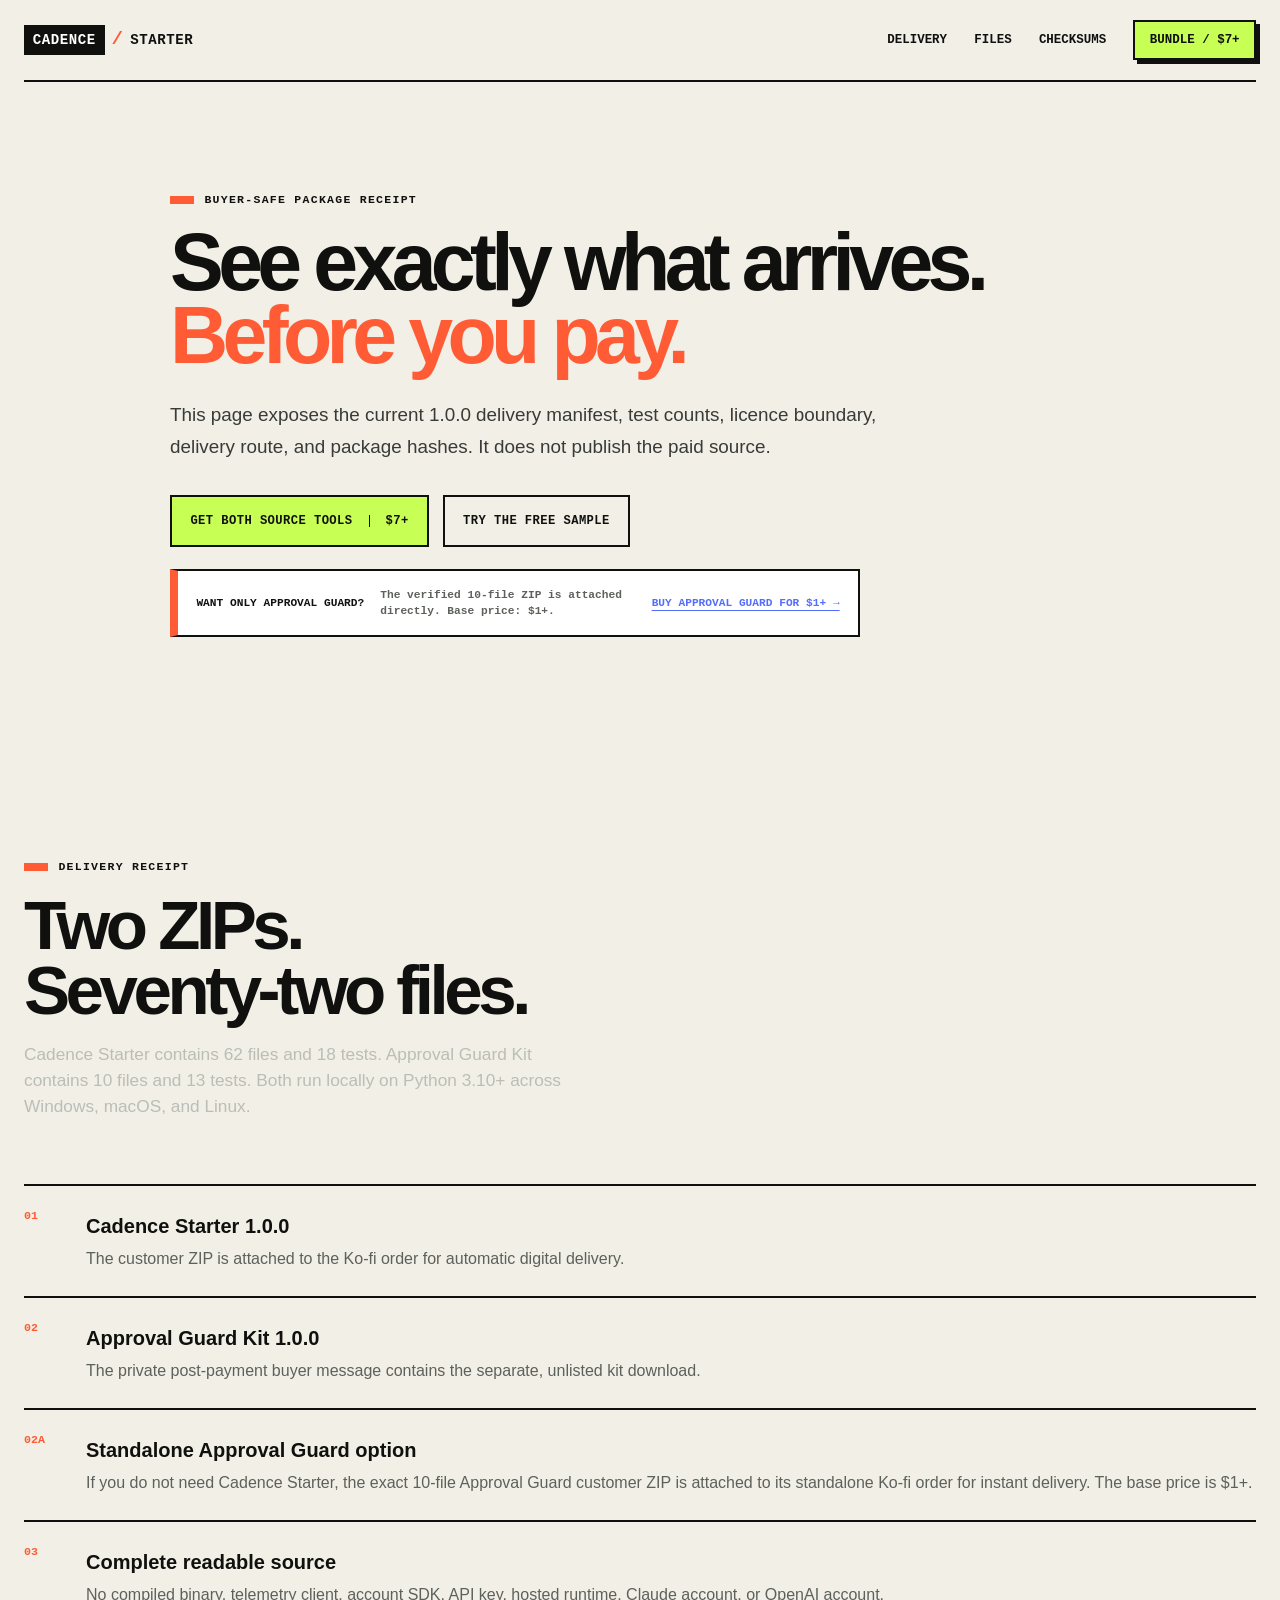
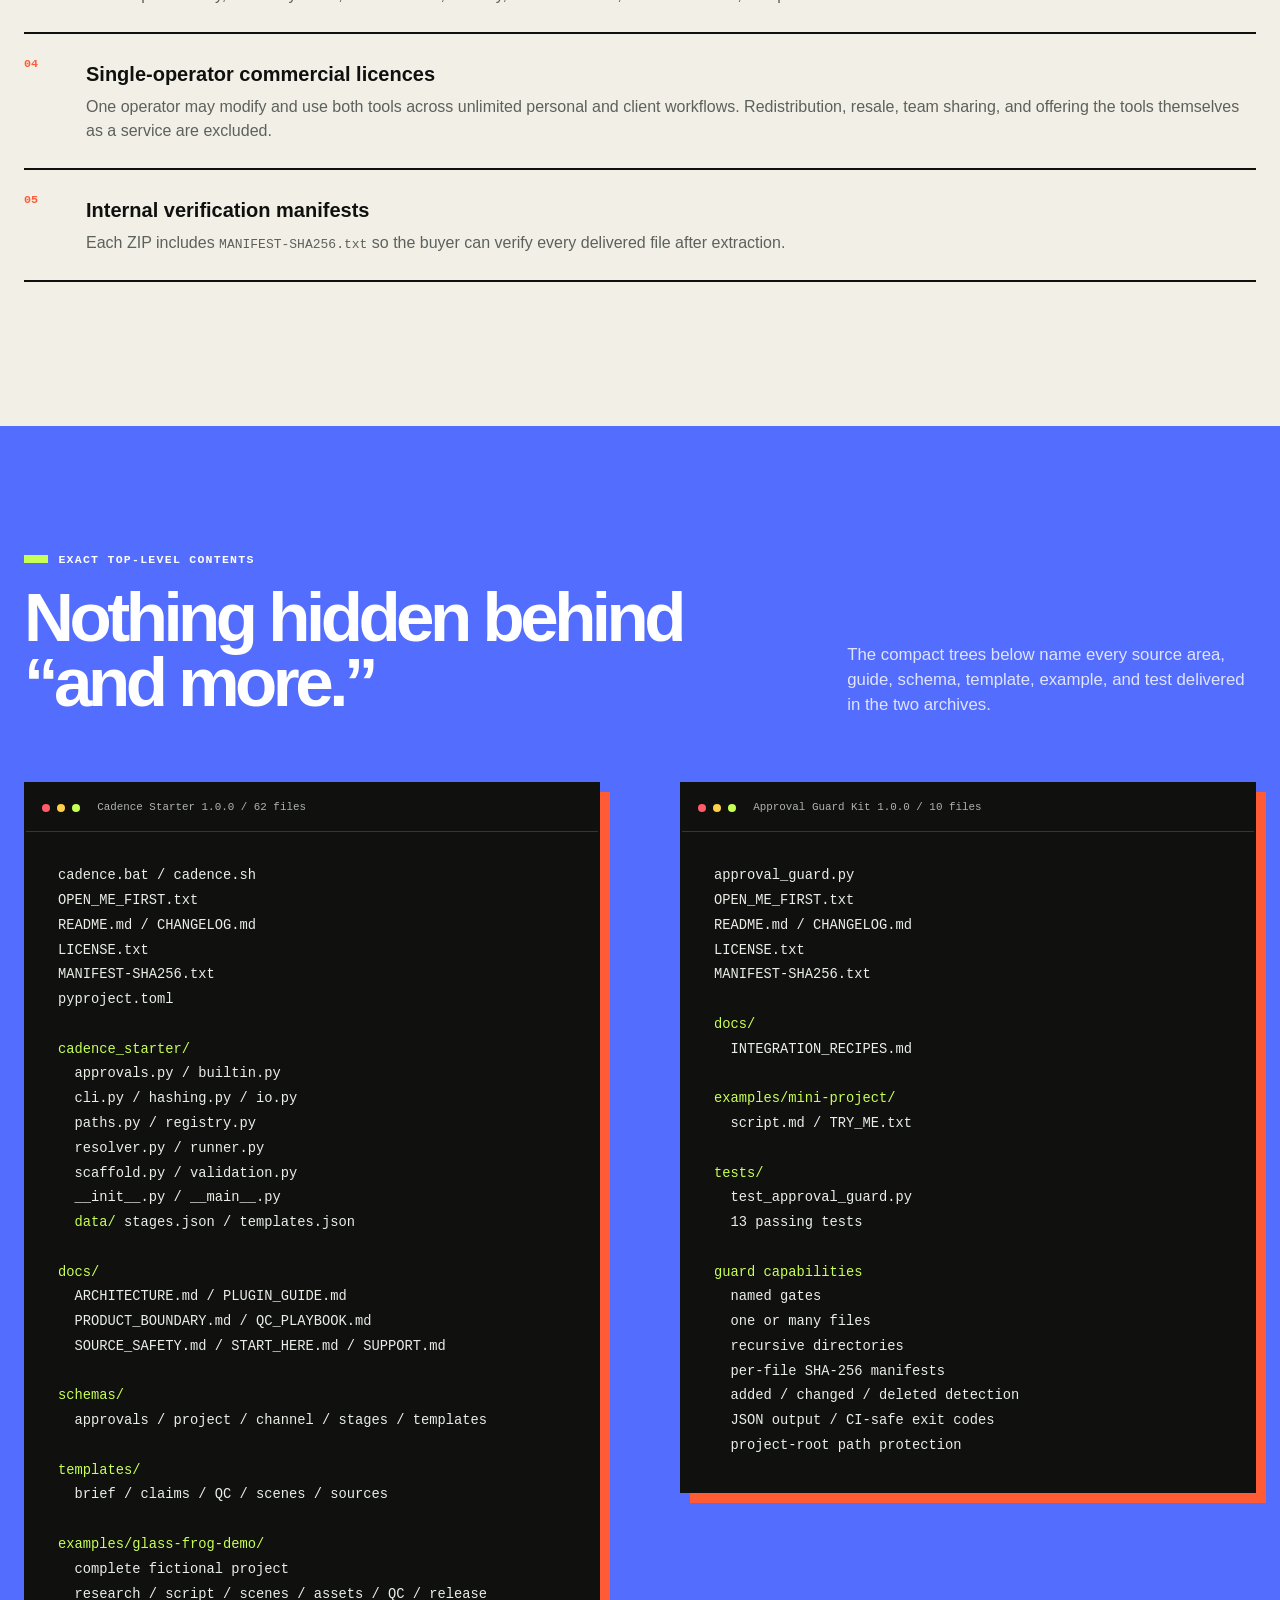
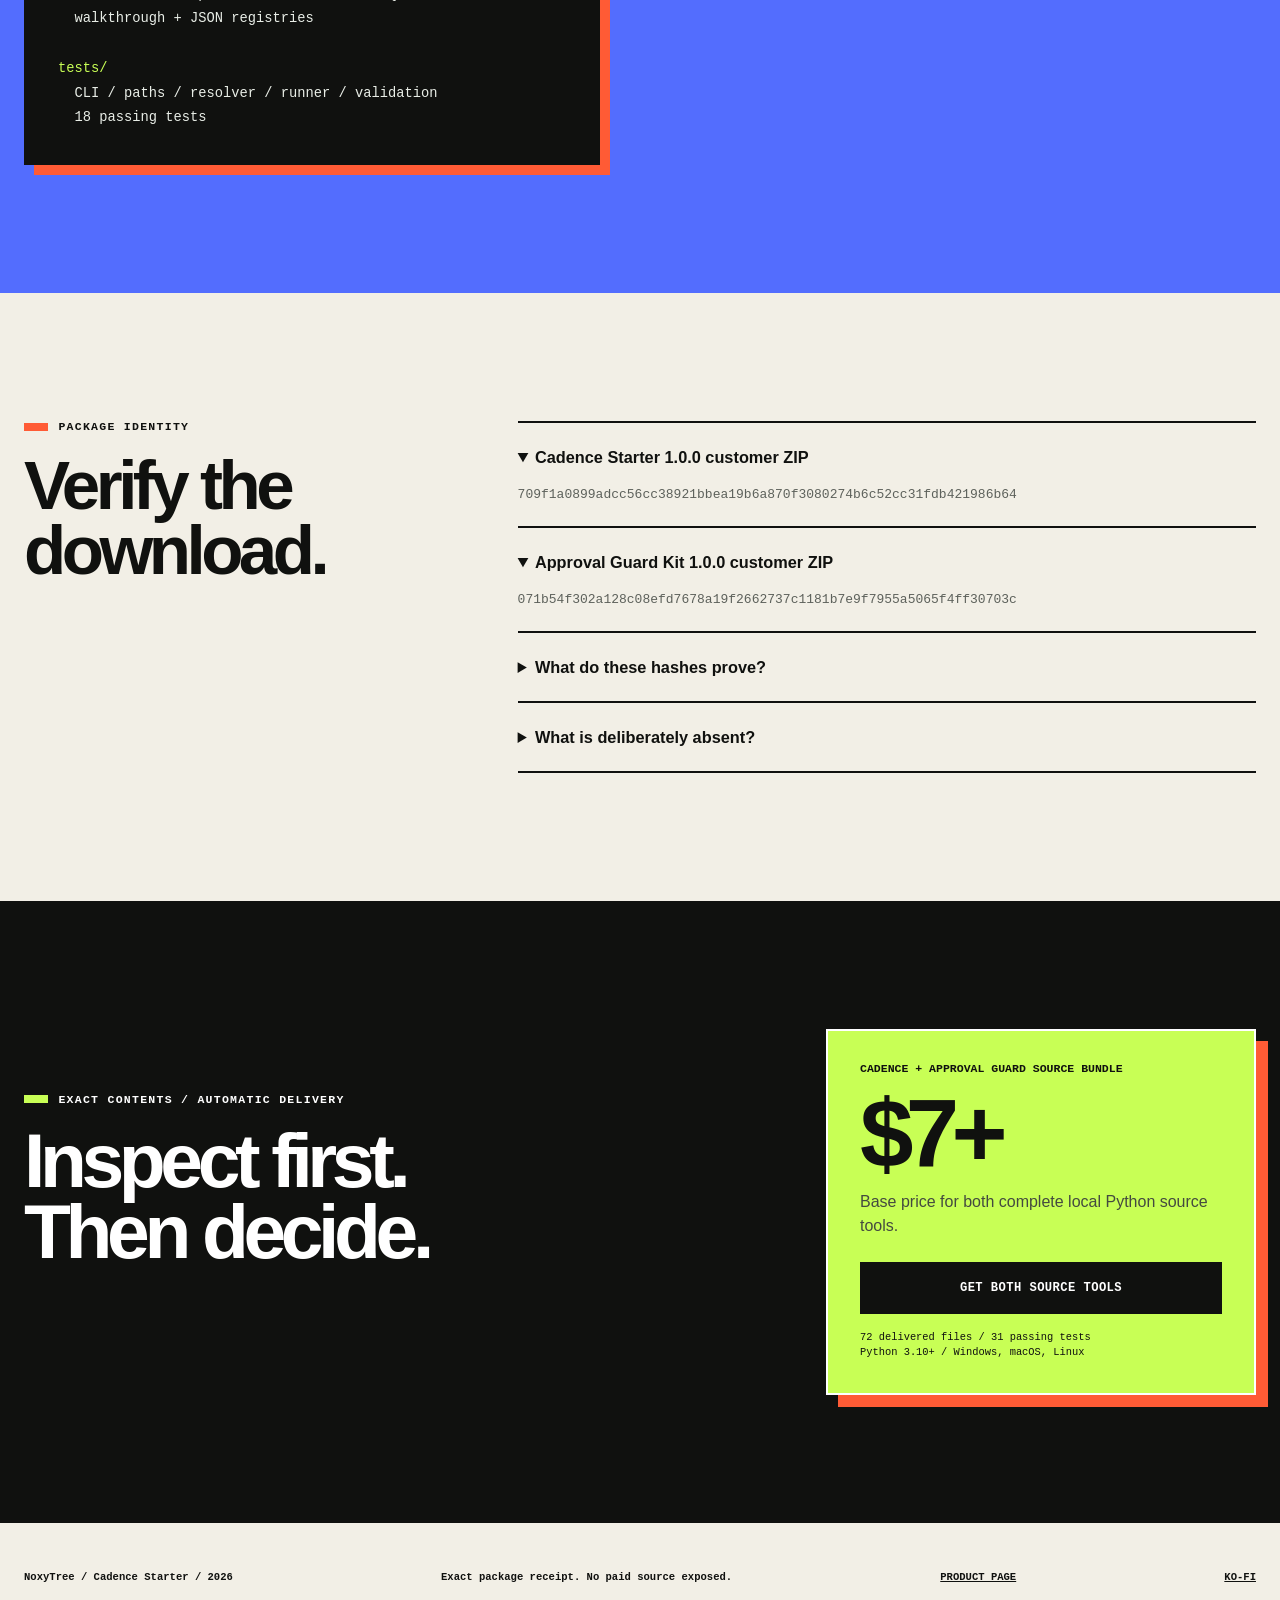
<file: bundle-receipt/index.html>
<!doctype html>
<html lang="en">
<head>
  <meta charset="utf-8">
  <meta name="viewport" content="width=device-width, initial-scale=1">
  <title>Cadence source bundle receipt - exact delivery manifest</title>
  <meta name="description" content="Inspect the exact Cadence Starter and Approval Guard Kit delivery: 72 files, 31 tests, licences, delivery route, and SHA-256 checksums.">
  <meta name="theme-color" content="#f2efe6">
  <meta property="og:title" content="Cadence source bundle - exact delivery receipt">
  <meta property="og:description" content="Two local Python source ZIPs, 72 files, 31 tests, exact contents and package checksums before you pay.">
  <meta property="og:type" content="website">
  <meta property="og:image" content="https://noxytree.github.io/cadence-starter/assets/cadence-cover.png">
  <meta property="og:url" content="https://noxytree.github.io/cadence-starter/bundle-receipt/">
  <meta name="twitter:card" content="summary_large_image">
  <link rel="canonical" href="https://noxytree.github.io/cadence-starter/bundle-receipt/">
  <link rel="stylesheet" href="../styles.css?v=20260718-receipt">
</head>
<body class="receipt-page">
  <a class="skip" href="#main">Skip to content</a>
  <header class="topbar wrap">
    <a class="wordmark" href="../" aria-label="Cadence Starter home"><span>CADENCE</span><b>/</b>STARTER</a>
    <nav aria-label="Primary navigation">
      <a href="#delivery">Delivery</a>
      <a href="#files">Files</a>
      <a href="#checksums">Checksums</a>
      <a class="nav-buy" href="https://ko-fi.com/s/a8645f925f">BUNDLE / $7+</a>
    </nav>
  </header>

  <main id="main">
    <section class="guide-hero wrap">
      <p class="label"><span></span>BUYER-SAFE PACKAGE RECEIPT</p>
      <h1>See exactly what arrives.<br><em>Before you pay.</em></h1>
      <p class="hero-lede">This page exposes the current 1.0.0 delivery manifest, test counts, licence boundary, delivery route, and package hashes. It does not publish the paid source.</p>
      <div class="actions">
        <a class="button primary" href="https://ko-fi.com/s/a8645f925f">GET BOTH SOURCE TOOLS <span>$7+</span></a>
        <a class="button ghost" href="../downloads/cadence-approval-sample.zip">TRY THE FREE SAMPLE</a>
      </div>
      <p class="solo-offer"><b>WANT ONLY APPROVAL GUARD?</b><span>The verified 10-file ZIP is attached directly. Base price: $1+.</span><a href="https://ko-fi.com/s/33d62f48e4">BUY APPROVAL GUARD FOR $1+ →</a></p>
    </section>

    <section class="inside wrap" id="delivery">
      <div class="section-intro">
        <p class="label"><span></span>DELIVERY RECEIPT</p>
        <h2>Two ZIPs.<br>Seventy-two files.</h2>
        <p>Cadence Starter contains 62 files and 18 tests. Approval Guard Kit contains 10 files and 13 tests. Both run locally on Python 3.10+ across Windows, macOS, and Linux.</p>
      </div>
      <div class="deliverables">
        <article><b>01</b><div><h3>Cadence Starter 1.0.0</h3><p>The customer ZIP is attached to the Ko-fi order for automatic digital delivery.</p></div></article>
        <article><b>02</b><div><h3>Approval Guard Kit 1.0.0</h3><p>The private post-payment buyer message contains the separate, unlisted kit download.</p></div></article>
        <article><b>02A</b><div><h3>Standalone Approval Guard option</h3><p>If you do not need Cadence Starter, the exact 10-file Approval Guard customer ZIP is attached to its standalone Ko-fi order for instant delivery. The base price is $1+.</p></div></article>
        <article><b>03</b><div><h3>Complete readable source</h3><p>No compiled binary, telemetry client, account SDK, API key, hosted runtime, Claude account, or OpenAI account.</p></div></article>
        <article><b>04</b><div><h3>Single-operator commercial licences</h3><p>One operator may modify and use both tools across unlimited personal and client workflows. Redistribution, resale, team sharing, and offering the tools themselves as a service are excluded.</p></div></article>
        <article><b>05</b><div><h3>Internal verification manifests</h3><p>Each ZIP includes <code>MANIFEST-SHA256.txt</code> so the buyer can verify every delivered file after extraction.</p></div></article>
      </div>
    </section>

    <section class="commands" id="files">
      <div class="wrap">
        <div class="commands-head">
          <div><p class="label light"><span></span>EXACT TOP-LEVEL CONTENTS</p><h2>Nothing hidden behind “and more.”</h2></div>
          <p>The compact trees below name every source area, guide, schema, template, example, and test delivered in the two archives.</p>
        </div>
        <div class="inside-grid">
          <div class="file-window">
            <div class="window-bar"><i></i><i></i><i></i><span>Cadence Starter 1.0.0 / 62 files</span></div>
            <pre>cadence.bat / cadence.sh
OPEN_ME_FIRST.txt
README.md / CHANGELOG.md
LICENSE.txt
MANIFEST-SHA256.txt
pyproject.toml

<span class="folder">cadence_starter/</span>
  approvals.py / builtin.py
  cli.py / hashing.py / io.py
  paths.py / registry.py
  resolver.py / runner.py
  scaffold.py / validation.py
  __init__.py / __main__.py
  <span class="folder">data/</span> stages.json / templates.json

<span class="folder">docs/</span>
  ARCHITECTURE.md / PLUGIN_GUIDE.md
  PRODUCT_BOUNDARY.md / QC_PLAYBOOK.md
  SOURCE_SAFETY.md / START_HERE.md / SUPPORT.md

<span class="folder">schemas/</span>
  approvals / project / channel / stages / templates

<span class="folder">templates/</span>
  brief / claims / QC / scenes / sources

<span class="folder">examples/glass-frog-demo/</span>
  complete fictional project
  research / script / scenes / assets / QC / release
  walkthrough + JSON registries

<span class="folder">tests/</span>
  CLI / paths / resolver / runner / validation
  18 passing tests</pre>
          </div>
          <div class="file-window">
            <div class="window-bar"><i></i><i></i><i></i><span>Approval Guard Kit 1.0.0 / 10 files</span></div>
            <pre>approval_guard.py
OPEN_ME_FIRST.txt
README.md / CHANGELOG.md
LICENSE.txt
MANIFEST-SHA256.txt

<span class="folder">docs/</span>
  INTEGRATION_RECIPES.md

<span class="folder">examples/mini-project/</span>
  script.md / TRY_ME.txt

<span class="folder">tests/</span>
  test_approval_guard.py
  13 passing tests

<span class="folder">guard capabilities</span>
  named gates
  one or many files
  recursive directories
  per-file SHA-256 manifests
  added / changed / deleted detection
  JSON output / CI-safe exit codes
  project-root path protection</pre>
          </div>
        </div>
      </div>
    </section>

    <section class="faq wrap" id="checksums">
      <div class="section-intro"><p class="label"><span></span>PACKAGE IDENTITY</p><h2>Verify the download.</h2></div>
      <div class="faq-list">
        <details open><summary>Cadence Starter 1.0.0 customer ZIP</summary><p><code>709f1a0899adcc56cc38921bbea19b6a870f3080274b6c52cc31fdb421986b64</code></p></details>
        <details open><summary>Approval Guard Kit 1.0.0 customer ZIP</summary><p><code>071b54f302a128c08efd7678a19f2662737c1181b7e9f7955a5065f4ff30703c</code></p></details>
        <details><summary>What do these hashes prove?</summary><p>They identify the exact current customer archives used to produce this receipt. After downloading, calculate SHA-256 locally and compare it with the value above. The internal manifest then verifies every extracted file.</p></details>
        <details><summary>What is deliberately absent?</summary><p>No seller account, private pipeline, customer data, third-party credentials, model access, generated media, or one-click publishing service is included.</p></details>
      </div>
    </section>

    <section class="buy-section">
      <div class="wrap buy-grid">
        <div><p class="label light"><span></span>EXACT CONTENTS / AUTOMATIC DELIVERY</p><h2>Inspect first.<br>Then decide.</h2></div>
        <div class="price-card">
          <p>CADENCE + APPROVAL GUARD SOURCE BUNDLE</p>
          <strong>$7+</strong>
          <span>Base price for both complete local Python source tools.</span>
          <a class="button primary" href="https://ko-fi.com/s/a8645f925f">GET BOTH SOURCE TOOLS</a>
          <small>72 delivered files / 31 passing tests<br>Python 3.10+ / Windows, macOS, Linux</small>
        </div>
      </div>
    </section>
  </main>

  <footer class="footer wrap">
    <span>NoxyTree / Cadence Starter / 2026</span>
    <span>Exact package receipt. No paid source exposed.</span>
    <a href="../">PRODUCT PAGE</a>
    <a href="https://ko-fi.com/noxytree">KO-FI</a>
  </footer>
</body>
</html>
</file>
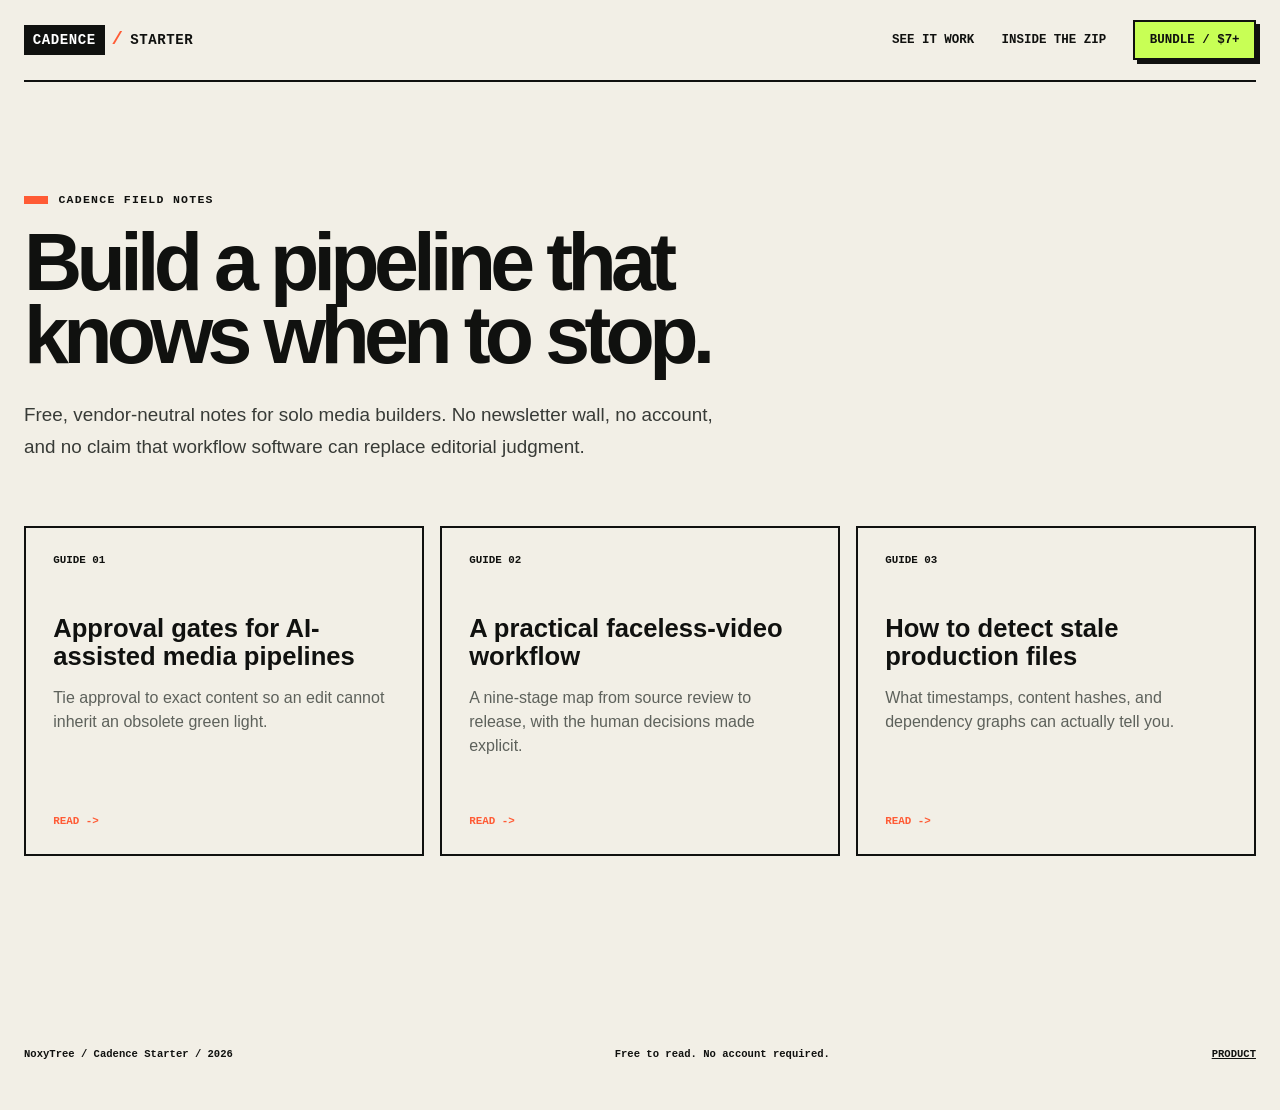
<file: guides/index.html>
<!doctype html>
<html lang="en">
<head>
  <meta charset="utf-8"><meta name="viewport" content="width=device-width, initial-scale=1">
  <title>Media pipeline field notes - Cadence Starter</title>
  <meta name="description" content="Practical, vendor-neutral guides to approval gates, faceless video workflows, and stale-file detection in local media pipelines.">
  <link rel="canonical" href="https://noxytree.github.io/cadence-starter/guides/">
  <link rel="alternate" type="application/rss+xml" title="Cadence field notes" href="../feed.xml">
  <link rel="stylesheet" href="../styles.css">
</head>
<body>
  <header class="topbar wrap"><a class="wordmark" href="../"><span>CADENCE</span><b>/</b>STARTER</a><nav><a href="../#proof">See it work</a><a href="../#inside">Inside the ZIP</a><a class="nav-buy" href="https://ko-fi.com/s/a8645f925f">BUNDLE / $7+</a></nav></header>
  <main class="guide-index wrap">
    <p class="label"><span></span>CADENCE FIELD NOTES</p>
    <h1>Build a pipeline that knows when to stop.</h1>
    <p class="hero-lede">Free, vendor-neutral notes for solo media builders. No newsletter wall, no account, and no claim that workflow software can replace editorial judgment.</p>
    <div class="note-grid">
      <a href="approval-gates-ai-media-pipelines/"><span>GUIDE 01</span><h3>Approval gates for AI-assisted media pipelines</h3><p>Tie approval to exact content so an edit cannot inherit an obsolete green light.</p><b>READ -&gt;</b></a>
      <a href="faceless-video-workflow/"><span>GUIDE 02</span><h3>A practical faceless-video workflow</h3><p>A nine-stage map from source review to release, with the human decisions made explicit.</p><b>READ -&gt;</b></a>
      <a href="stale-files-media-production/"><span>GUIDE 03</span><h3>How to detect stale production files</h3><p>What timestamps, content hashes, and dependency graphs can actually tell you.</p><b>READ -&gt;</b></a>
    </div>
  </main>
  <footer class="footer wrap"><span>NoxyTree / Cadence Starter / 2026</span><span>Free to read. No account required.</span><a href="../">PRODUCT</a></footer>
</body>
</html>
</file>
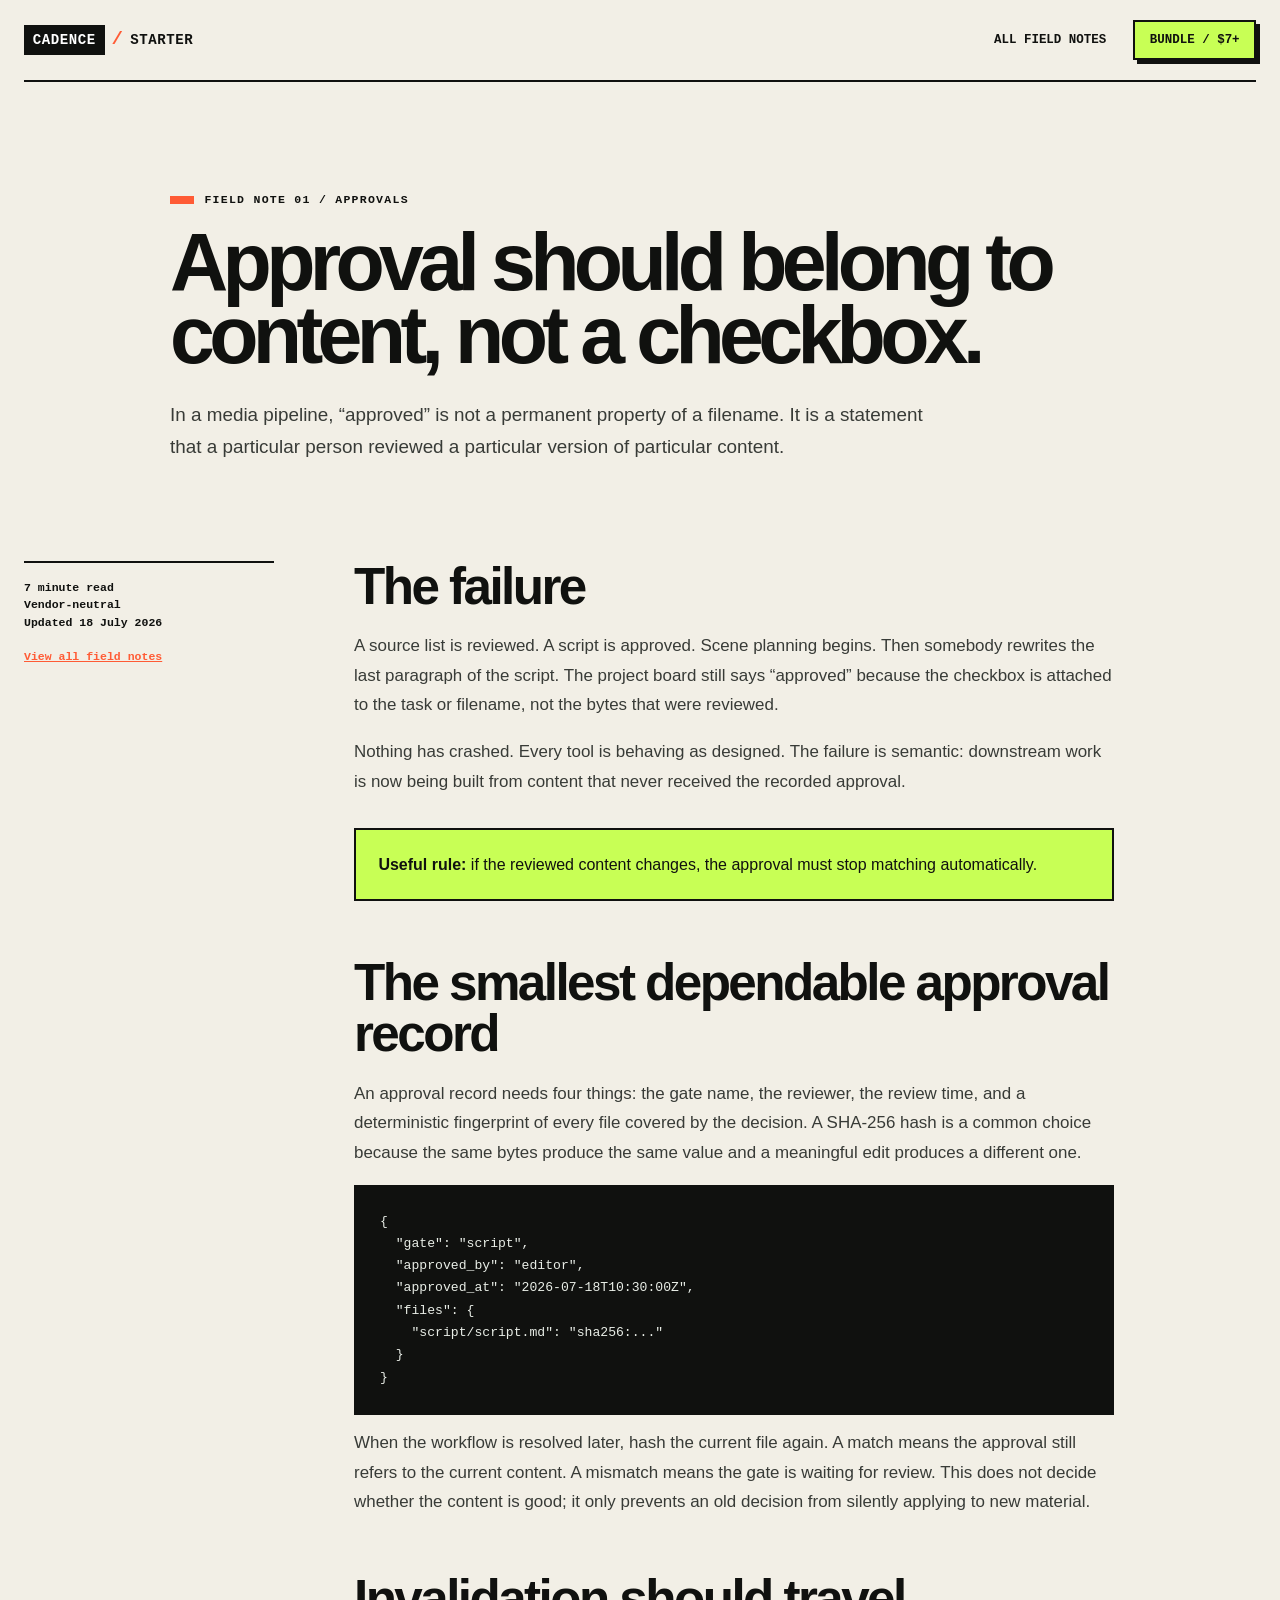
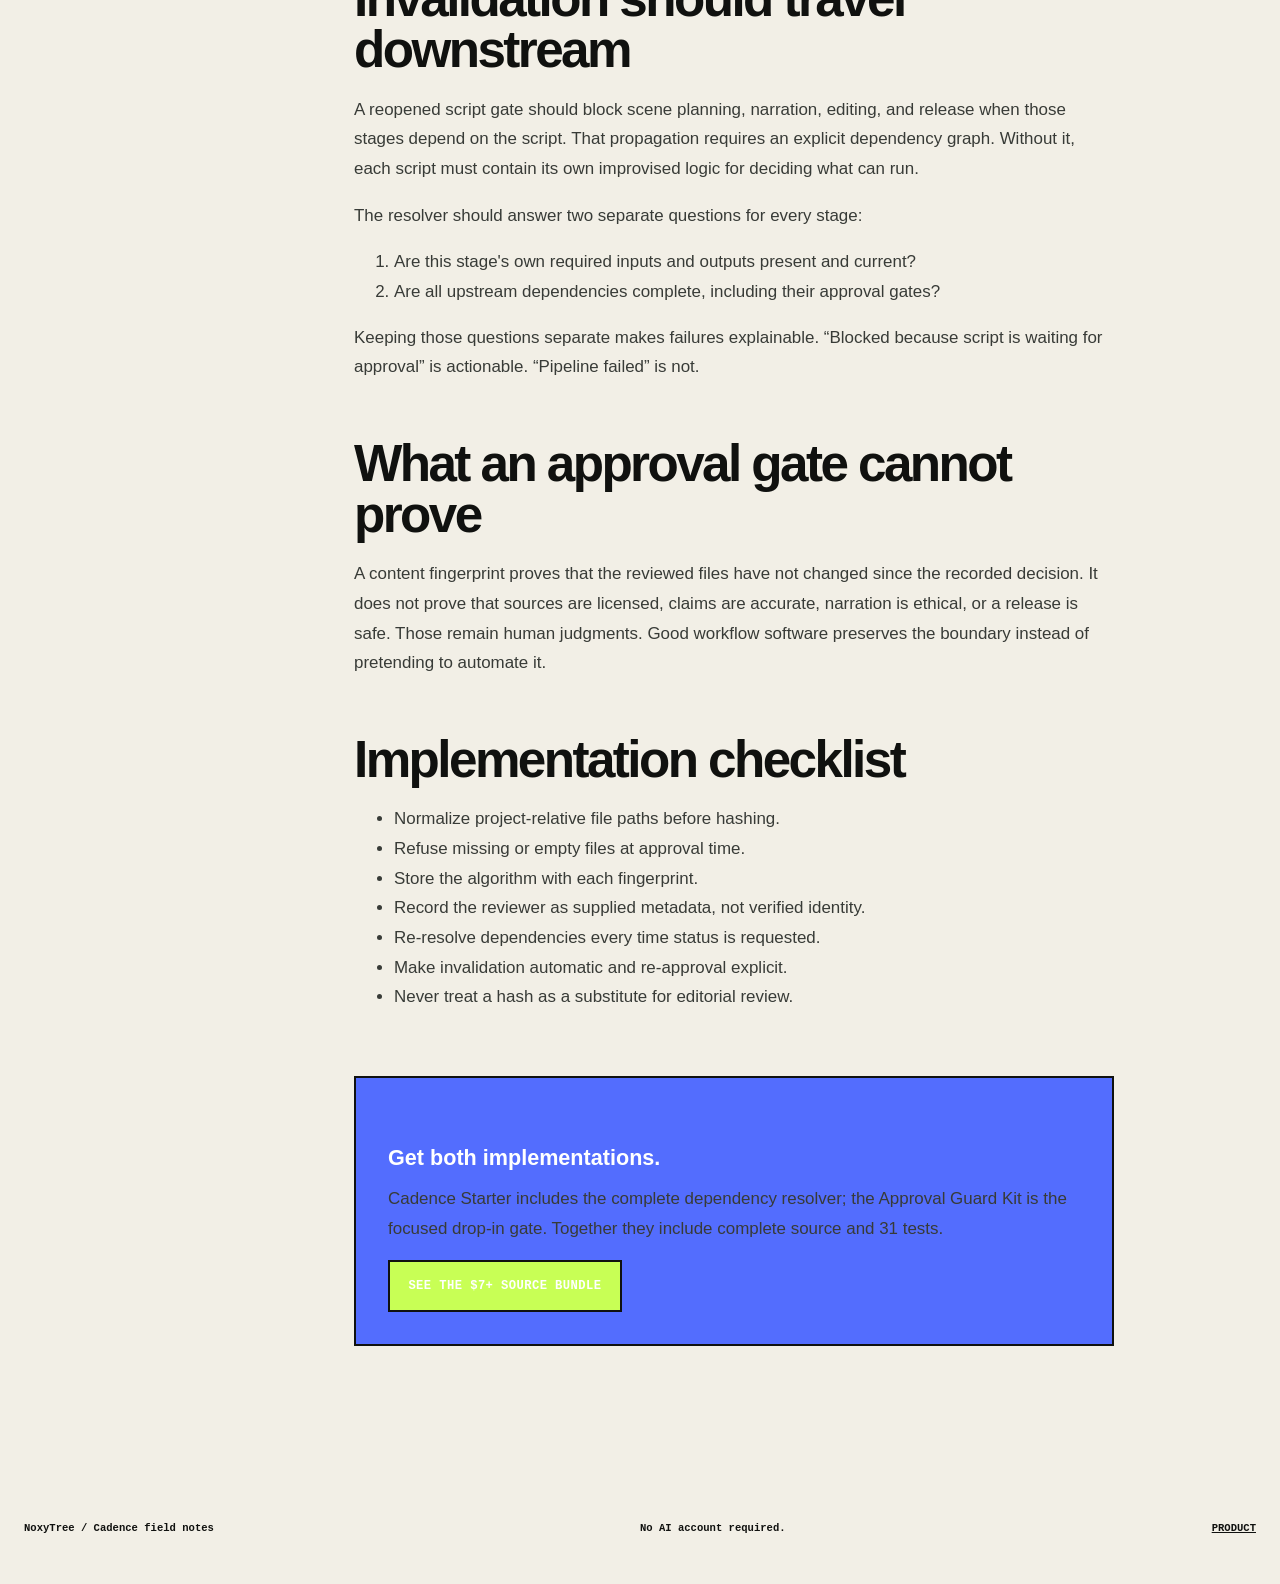
<file: guides/approval-gates-ai-media-pipelines/index.html>
<!doctype html>
<html lang="en">
<head>
  <meta charset="utf-8"><meta name="viewport" content="width=device-width, initial-scale=1">
  <title>Approval gates for AI-assisted media pipelines - Cadence field notes</title>
  <meta name="description" content="A practical guide to content-bound approvals, invalidation, and dependency gates in AI-assisted and automated media production.">
  <meta property="og:title" content="Approval gates for AI-assisted media pipelines"><meta property="og:description" content="A green checkbox is not enough. Approval should belong to the exact content that was reviewed.">
  <meta property="og:type" content="article"><meta property="og:url" content="https://noxytree.github.io/cadence-starter/guides/approval-gates-ai-media-pipelines/">
  <link rel="canonical" href="https://noxytree.github.io/cadence-starter/guides/approval-gates-ai-media-pipelines/"><link rel="stylesheet" href="../../styles.css">
  <script type="application/ld+json">{"@context":"https://schema.org","@type":"TechArticle","headline":"Approval gates for AI-assisted media pipelines","author":{"@type":"Organization","name":"NoxyTree"},"datePublished":"2026-07-18","dateModified":"2026-07-18","mainEntityOfPage":"https://noxytree.github.io/cadence-starter/guides/approval-gates-ai-media-pipelines/"}</script>
</head>
<body>
  <header class="topbar wrap"><a class="wordmark" href="../../"><span>CADENCE</span><b>/</b>STARTER</a><nav><a href="../">All field notes</a><a class="nav-buy" href="https://ko-fi.com/s/a8645f925f">BUNDLE / $7+</a></nav></header>
  <main>
    <header class="guide-hero wrap"><p class="label"><span></span>FIELD NOTE 01 / APPROVALS</p><h1>Approval should belong to content, not a checkbox.</h1><p class="hero-lede">In a media pipeline, “approved” is not a permanent property of a filename. It is a statement that a particular person reviewed a particular version of particular content.</p></header>
    <div class="guide-layout wrap">
      <aside class="guide-aside">7 minute read<br>Vendor-neutral<br>Updated 18 July 2026<a href="../">View all field notes</a></aside>
      <article class="guide-body">
        <h2>The failure</h2>
        <p>A source list is reviewed. A script is approved. Scene planning begins. Then somebody rewrites the last paragraph of the script. The project board still says “approved” because the checkbox is attached to the task or filename, not the bytes that were reviewed.</p>
        <p>Nothing has crashed. Every tool is behaving as designed. The failure is semantic: downstream work is now being built from content that never received the recorded approval.</p>
        <div class="callout"><strong>Useful rule:</strong> if the reviewed content changes, the approval must stop matching automatically.</div>
        <h2>The smallest dependable approval record</h2>
        <p>An approval record needs four things: the gate name, the reviewer, the review time, and a deterministic fingerprint of every file covered by the decision. A SHA-256 hash is a common choice because the same bytes produce the same value and a meaningful edit produces a different one.</p>
        <pre>{
  "gate": "script",
  "approved_by": "editor",
  "approved_at": "2026-07-18T10:30:00Z",
  "files": {
    "script/script.md": "sha256:..."
  }
}</pre>
        <p>When the workflow is resolved later, hash the current file again. A match means the approval still refers to the current content. A mismatch means the gate is waiting for review. This does not decide whether the content is good; it only prevents an old decision from silently applying to new material.</p>
        <h2>Invalidation should travel downstream</h2>
        <p>A reopened script gate should block scene planning, narration, editing, and release when those stages depend on the script. That propagation requires an explicit dependency graph. Without it, each script must contain its own improvised logic for deciding what can run.</p>
        <p>The resolver should answer two separate questions for every stage:</p>
        <ol><li>Are this stage's own required inputs and outputs present and current?</li><li>Are all upstream dependencies complete, including their approval gates?</li></ol>
        <p>Keeping those questions separate makes failures explainable. “Blocked because script is waiting for approval” is actionable. “Pipeline failed” is not.</p>
        <h2>What an approval gate cannot prove</h2>
        <p>A content fingerprint proves that the reviewed files have not changed since the recorded decision. It does not prove that sources are licensed, claims are accurate, narration is ethical, or a release is safe. Those remain human judgments. Good workflow software preserves the boundary instead of pretending to automate it.</p>
        <h2>Implementation checklist</h2>
        <ul>
          <li>Normalize project-relative file paths before hashing.</li>
          <li>Refuse missing or empty files at approval time.</li>
          <li>Store the algorithm with each fingerprint.</li>
          <li>Record the reviewer as supplied metadata, not verified identity.</li>
          <li>Re-resolve dependencies every time status is requested.</li>
          <li>Make invalidation automatic and re-approval explicit.</li>
          <li>Never treat a hash as a substitute for editorial review.</li>
        </ul>
        <div class="guide-cta"><h3>Get both implementations.</h3><p>Cadence Starter includes the complete dependency resolver; the Approval Guard Kit is the focused drop-in gate. Together they include complete source and 31 tests.</p><a class="button primary" href="https://ko-fi.com/s/a8645f925f">SEE THE $7+ SOURCE BUNDLE</a></div>
      </article>
    </div>
  </main>
  <footer class="footer wrap"><span>NoxyTree / Cadence field notes</span><span>No AI account required.</span><a href="../../">PRODUCT</a></footer>
</body>
</html>
</file>
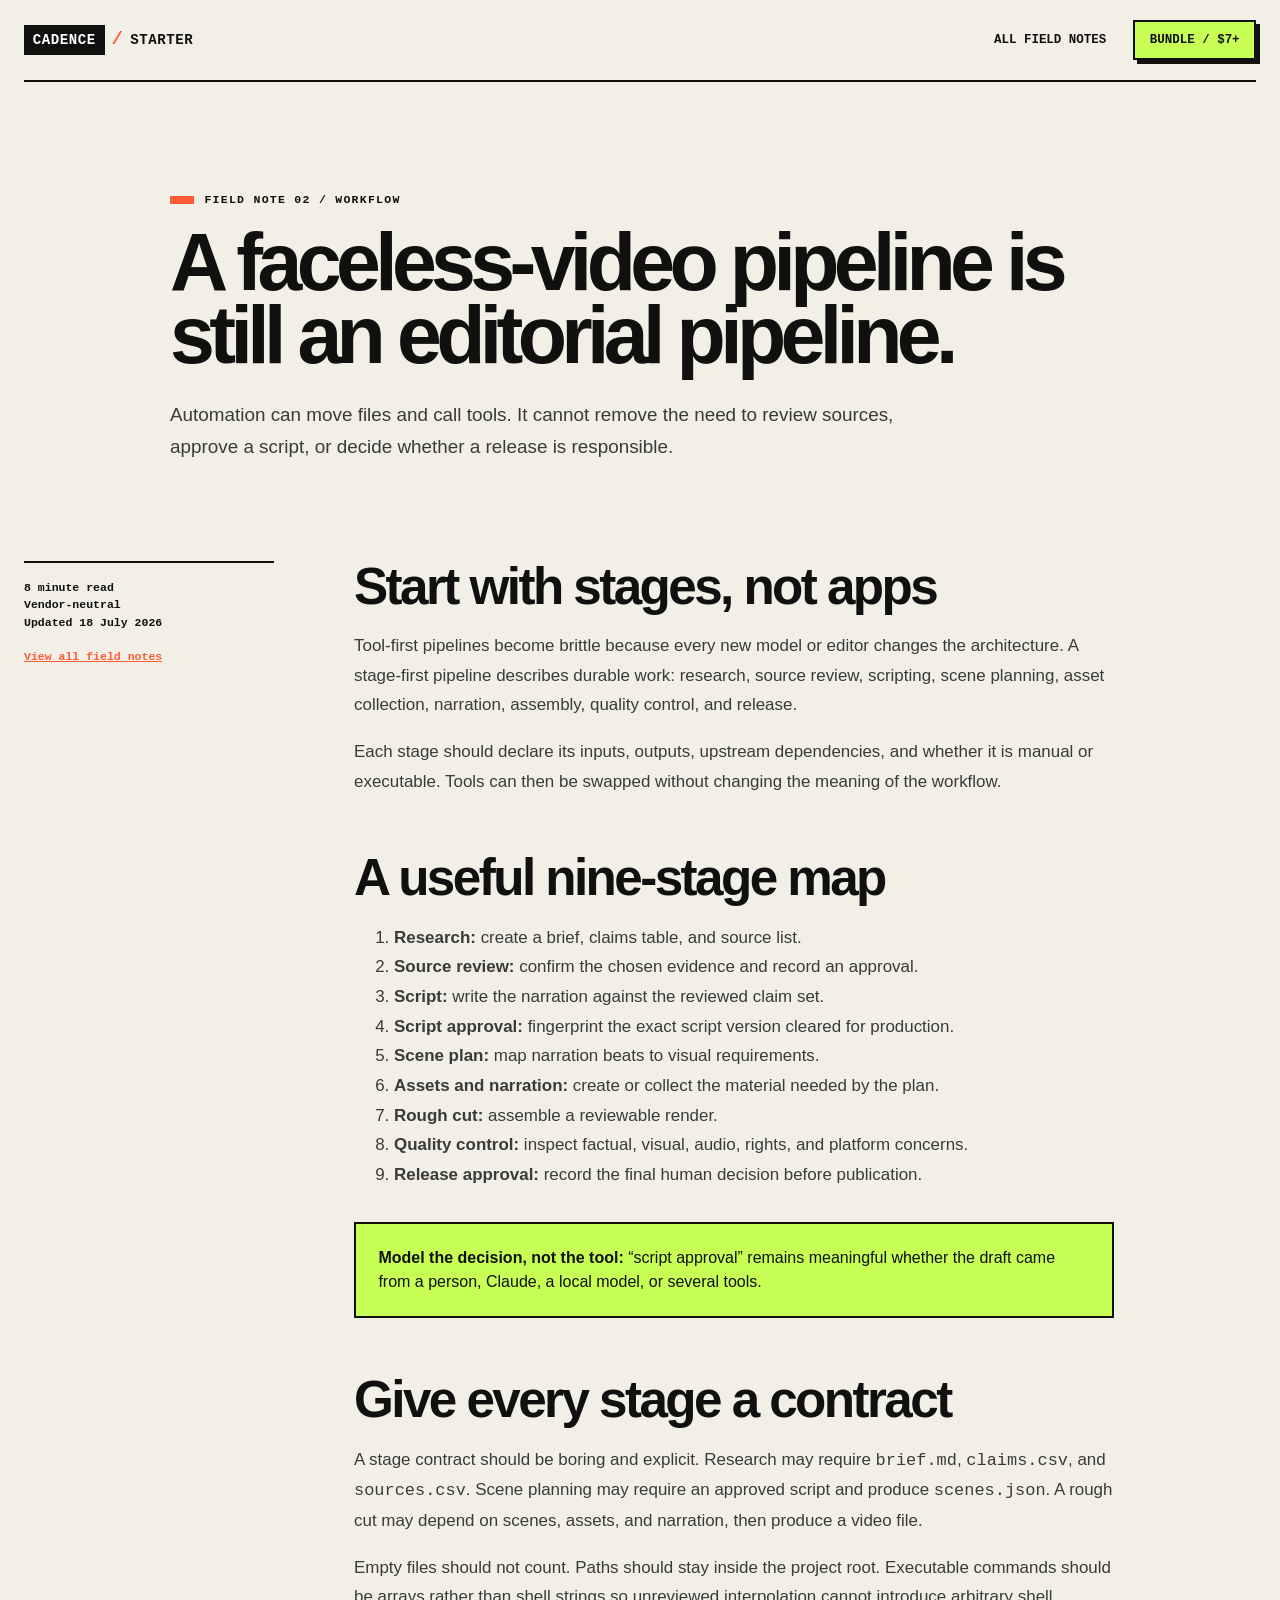
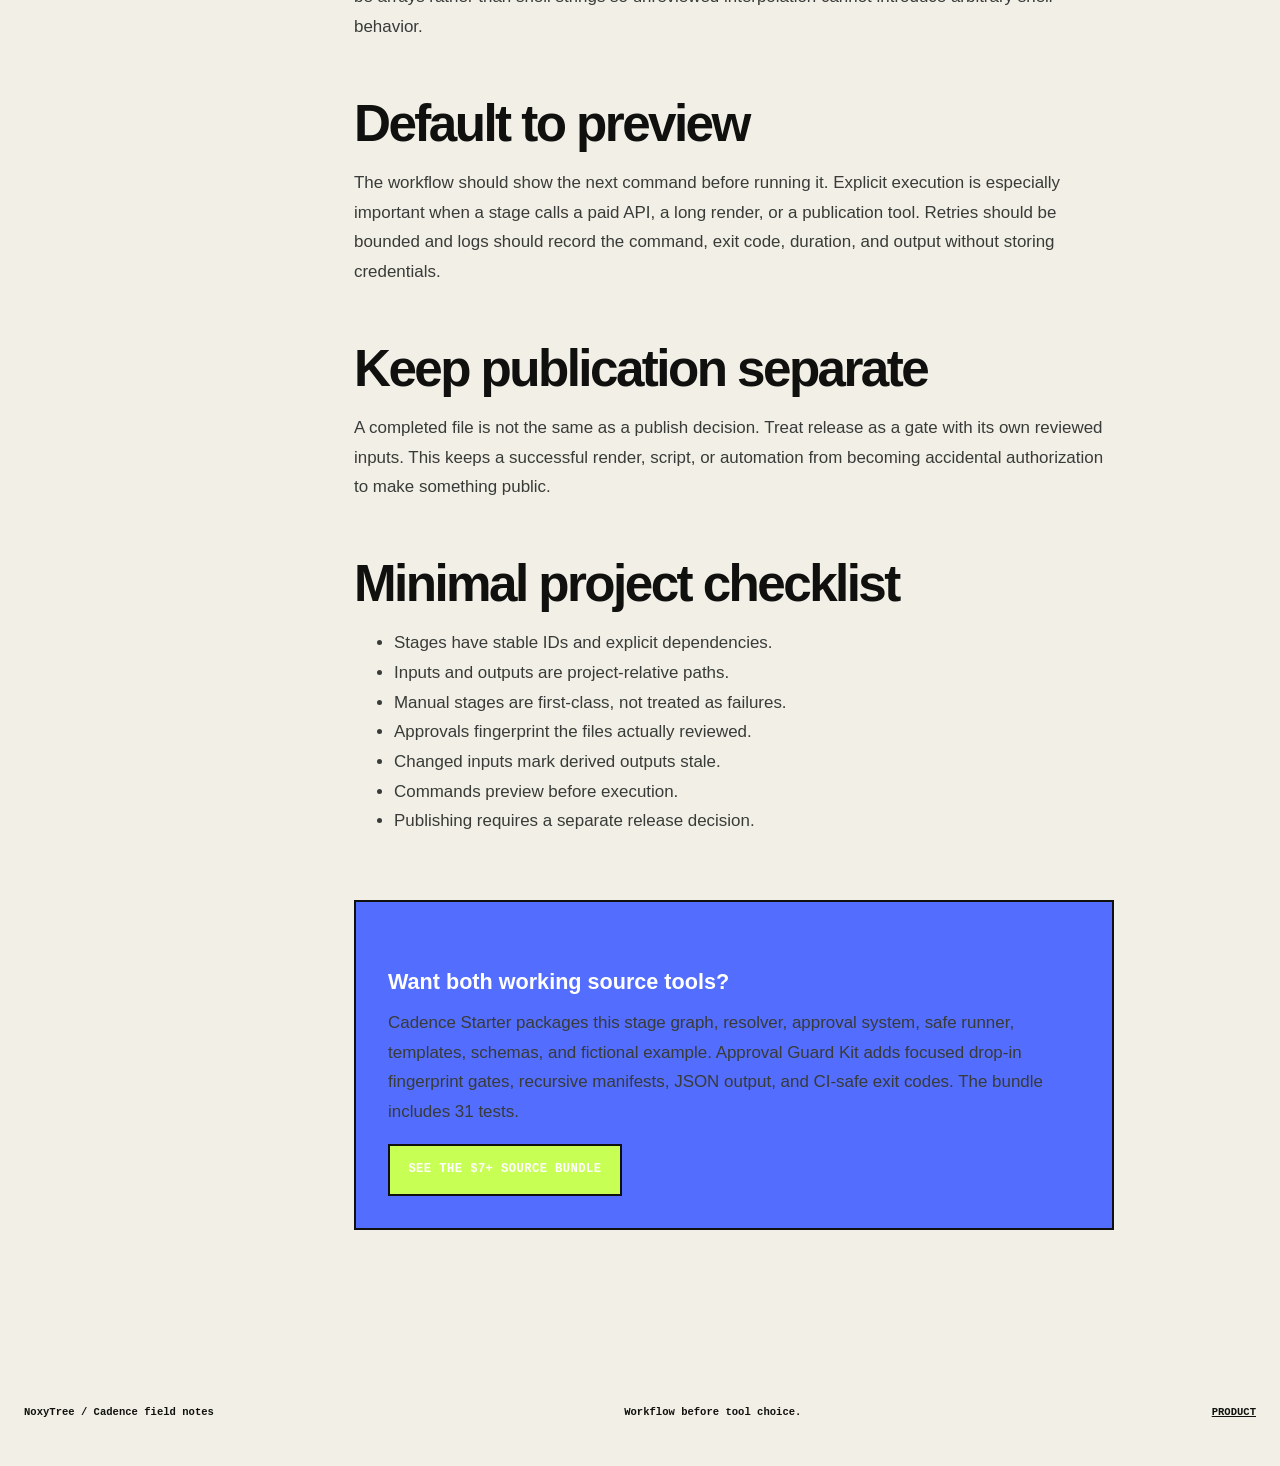
<file: guides/faceless-video-workflow/index.html>
<!doctype html>
<html lang="en">
<head>
  <meta charset="utf-8"><meta name="viewport" content="width=device-width, initial-scale=1">
  <title>A practical faceless-video workflow - Cadence field notes</title>
  <meta name="description" content="A practical nine-stage faceless-video production workflow with source, script, and release approval gates.">
  <meta property="og:title" content="A practical faceless-video workflow"><meta property="og:description" content="Map the work from source review to release, then make every human gate explicit."><meta property="og:type" content="article">
  <link rel="canonical" href="https://noxytree.github.io/cadence-starter/guides/faceless-video-workflow/"><link rel="stylesheet" href="../../styles.css">
  <script type="application/ld+json">{"@context":"https://schema.org","@type":"TechArticle","headline":"A practical faceless-video workflow","author":{"@type":"Organization","name":"NoxyTree"},"datePublished":"2026-07-18","dateModified":"2026-07-18","mainEntityOfPage":"https://noxytree.github.io/cadence-starter/guides/faceless-video-workflow/"}</script>
</head>
<body>
  <header class="topbar wrap"><a class="wordmark" href="../../"><span>CADENCE</span><b>/</b>STARTER</a><nav><a href="../">All field notes</a><a class="nav-buy" href="https://ko-fi.com/s/a8645f925f">BUNDLE / $7+</a></nav></header>
  <main>
    <header class="guide-hero wrap"><p class="label"><span></span>FIELD NOTE 02 / WORKFLOW</p><h1>A faceless-video pipeline is still an editorial pipeline.</h1><p class="hero-lede">Automation can move files and call tools. It cannot remove the need to review sources, approve a script, or decide whether a release is responsible.</p></header>
    <div class="guide-layout wrap">
      <aside class="guide-aside">8 minute read<br>Vendor-neutral<br>Updated 18 July 2026<a href="../">View all field notes</a></aside>
      <article class="guide-body">
        <h2>Start with stages, not apps</h2>
        <p>Tool-first pipelines become brittle because every new model or editor changes the architecture. A stage-first pipeline describes durable work: research, source review, scripting, scene planning, asset collection, narration, assembly, quality control, and release.</p>
        <p>Each stage should declare its inputs, outputs, upstream dependencies, and whether it is manual or executable. Tools can then be swapped without changing the meaning of the workflow.</p>
        <h2>A useful nine-stage map</h2>
        <ol>
          <li><strong>Research:</strong> create a brief, claims table, and source list.</li>
          <li><strong>Source review:</strong> confirm the chosen evidence and record an approval.</li>
          <li><strong>Script:</strong> write the narration against the reviewed claim set.</li>
          <li><strong>Script approval:</strong> fingerprint the exact script version cleared for production.</li>
          <li><strong>Scene plan:</strong> map narration beats to visual requirements.</li>
          <li><strong>Assets and narration:</strong> create or collect the material needed by the plan.</li>
          <li><strong>Rough cut:</strong> assemble a reviewable render.</li>
          <li><strong>Quality control:</strong> inspect factual, visual, audio, rights, and platform concerns.</li>
          <li><strong>Release approval:</strong> record the final human decision before publication.</li>
        </ol>
        <div class="callout"><strong>Model the decision, not the tool:</strong> “script approval” remains meaningful whether the draft came from a person, Claude, a local model, or several tools.</div>
        <h2>Give every stage a contract</h2>
        <p>A stage contract should be boring and explicit. Research may require <code>brief.md</code>, <code>claims.csv</code>, and <code>sources.csv</code>. Scene planning may require an approved script and produce <code>scenes.json</code>. A rough cut may depend on scenes, assets, and narration, then produce a video file.</p>
        <p>Empty files should not count. Paths should stay inside the project root. Executable commands should be arrays rather than shell strings so unreviewed interpolation cannot introduce arbitrary shell behavior.</p>
        <h2>Default to preview</h2>
        <p>The workflow should show the next command before running it. Explicit execution is especially important when a stage calls a paid API, a long render, or a publication tool. Retries should be bounded and logs should record the command, exit code, duration, and output without storing credentials.</p>
        <h2>Keep publication separate</h2>
        <p>A completed file is not the same as a publish decision. Treat release as a gate with its own reviewed inputs. This keeps a successful render, script, or automation from becoming accidental authorization to make something public.</p>
        <h2>Minimal project checklist</h2>
        <ul><li>Stages have stable IDs and explicit dependencies.</li><li>Inputs and outputs are project-relative paths.</li><li>Manual stages are first-class, not treated as failures.</li><li>Approvals fingerprint the files actually reviewed.</li><li>Changed inputs mark derived outputs stale.</li><li>Commands preview before execution.</li><li>Publishing requires a separate release decision.</li></ul>
        <div class="guide-cta"><h3>Want both working source tools?</h3><p>Cadence Starter packages this stage graph, resolver, approval system, safe runner, templates, schemas, and fictional example. Approval Guard Kit adds focused drop-in fingerprint gates, recursive manifests, JSON output, and CI-safe exit codes. The bundle includes 31 tests.</p><a class="button primary" href="https://ko-fi.com/s/a8645f925f">SEE THE $7+ SOURCE BUNDLE</a></div>
      </article>
    </div>
  </main>
  <footer class="footer wrap"><span>NoxyTree / Cadence field notes</span><span>Workflow before tool choice.</span><a href="../../">PRODUCT</a></footer>
</body>
</html>
</file>
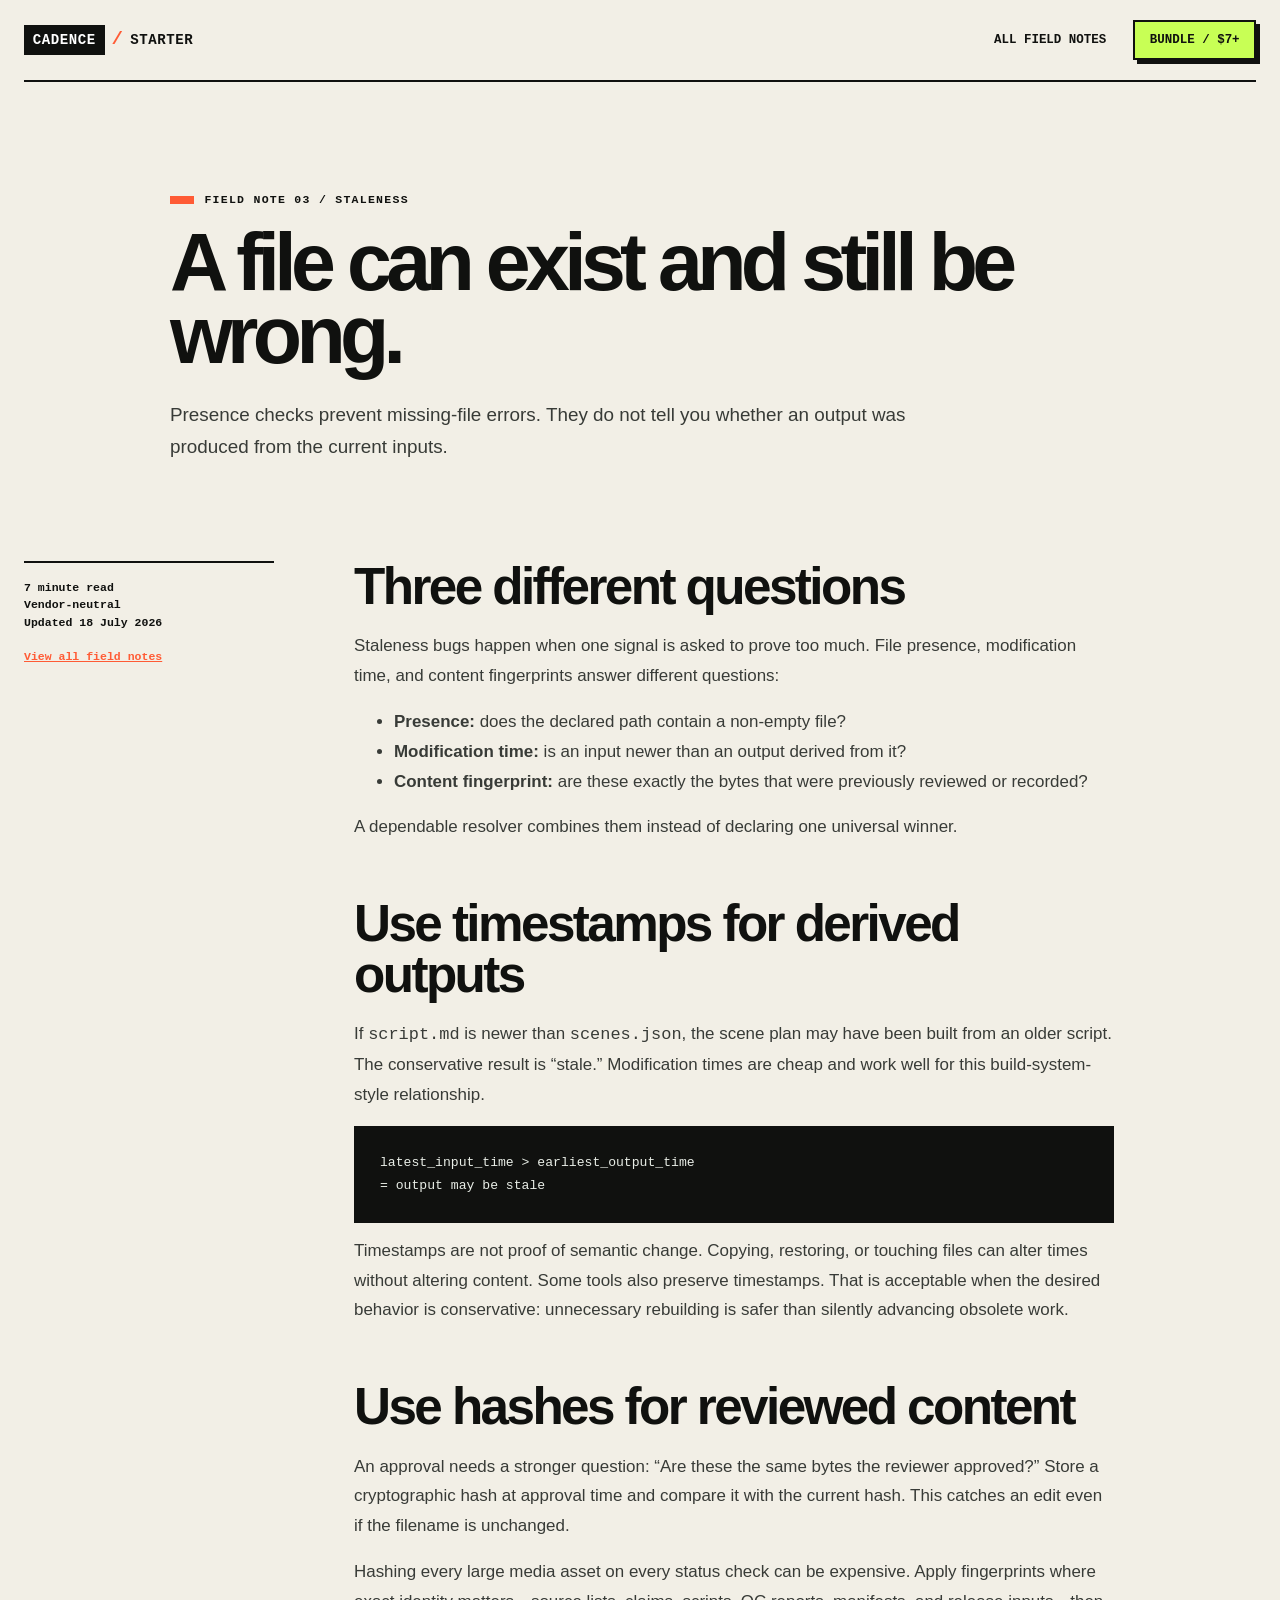
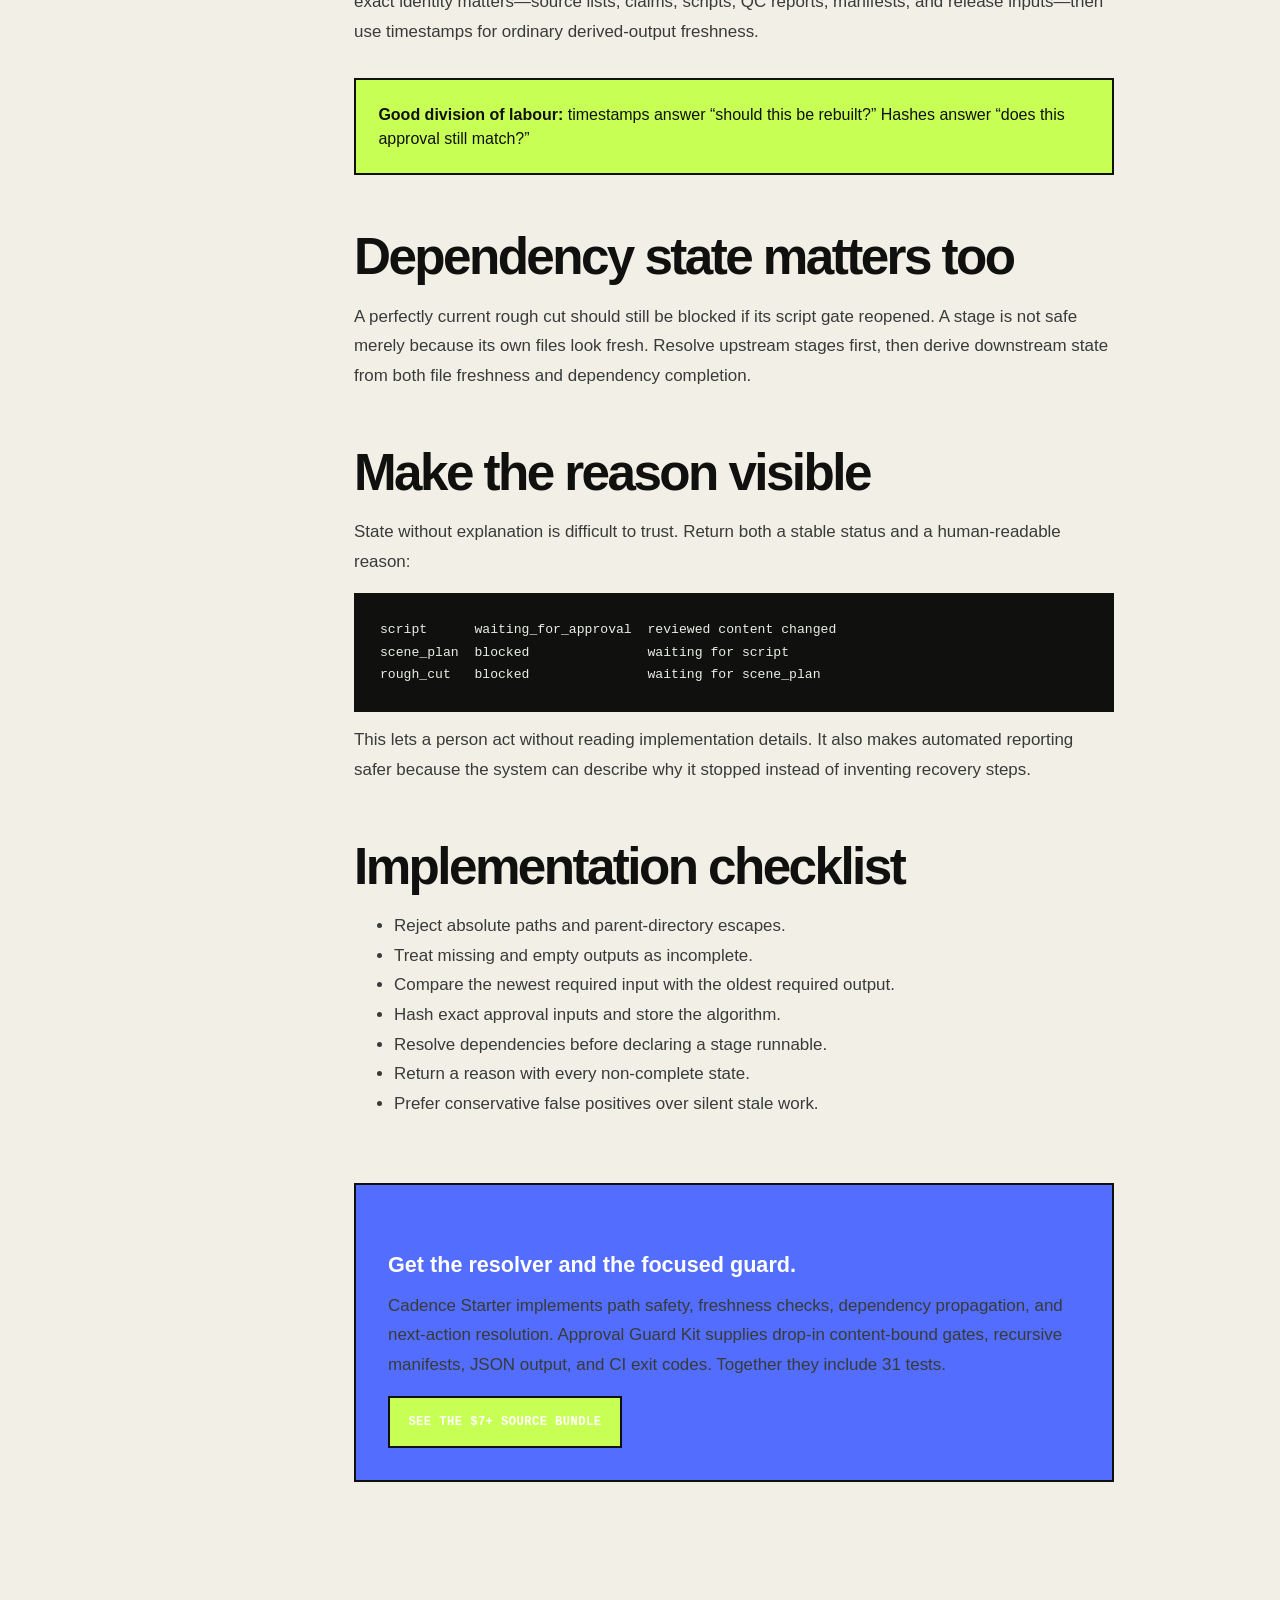
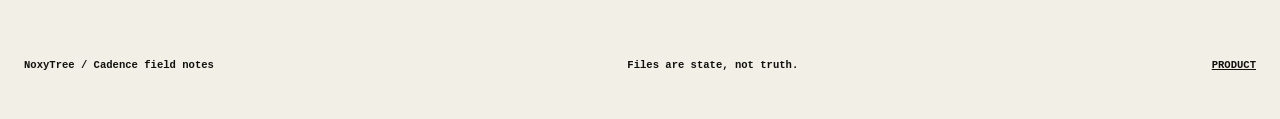
<file: guides/stale-files-media-production/index.html>
<!doctype html>
<html lang="en">
<head>
  <meta charset="utf-8"><meta name="viewport" content="width=device-width, initial-scale=1">
  <title>How to detect stale files in media production - Cadence field notes</title>
  <meta name="description" content="A practical explanation of timestamps, content hashes, dependency graphs, and stale-output detection in local media workflows.">
  <meta property="og:title" content="How to detect stale files in media production"><meta property="og:description" content="Timestamps, hashes, and dependency graphs answer different questions. Use each for the claim it can prove."><meta property="og:type" content="article">
  <link rel="canonical" href="https://noxytree.github.io/cadence-starter/guides/stale-files-media-production/"><link rel="stylesheet" href="../../styles.css">
  <script type="application/ld+json">{"@context":"https://schema.org","@type":"TechArticle","headline":"How to detect stale files in media production","author":{"@type":"Organization","name":"NoxyTree"},"datePublished":"2026-07-18","dateModified":"2026-07-18","mainEntityOfPage":"https://noxytree.github.io/cadence-starter/guides/stale-files-media-production/"}</script>
</head>
<body>
  <header class="topbar wrap"><a class="wordmark" href="../../"><span>CADENCE</span><b>/</b>STARTER</a><nav><a href="../">All field notes</a><a class="nav-buy" href="https://ko-fi.com/s/a8645f925f">BUNDLE / $7+</a></nav></header>
  <main>
    <header class="guide-hero wrap"><p class="label"><span></span>FIELD NOTE 03 / STALENESS</p><h1>A file can exist and still be wrong.</h1><p class="hero-lede">Presence checks prevent missing-file errors. They do not tell you whether an output was produced from the current inputs.</p></header>
    <div class="guide-layout wrap">
      <aside class="guide-aside">7 minute read<br>Vendor-neutral<br>Updated 18 July 2026<a href="../">View all field notes</a></aside>
      <article class="guide-body">
        <h2>Three different questions</h2>
        <p>Staleness bugs happen when one signal is asked to prove too much. File presence, modification time, and content fingerprints answer different questions:</p>
        <ul><li><strong>Presence:</strong> does the declared path contain a non-empty file?</li><li><strong>Modification time:</strong> is an input newer than an output derived from it?</li><li><strong>Content fingerprint:</strong> are these exactly the bytes that were previously reviewed or recorded?</li></ul>
        <p>A dependable resolver combines them instead of declaring one universal winner.</p>
        <h2>Use timestamps for derived outputs</h2>
        <p>If <code>script.md</code> is newer than <code>scenes.json</code>, the scene plan may have been built from an older script. The conservative result is “stale.” Modification times are cheap and work well for this build-system-style relationship.</p>
        <pre>latest_input_time &gt; earliest_output_time
= output may be stale</pre>
        <p>Timestamps are not proof of semantic change. Copying, restoring, or touching files can alter times without altering content. Some tools also preserve timestamps. That is acceptable when the desired behavior is conservative: unnecessary rebuilding is safer than silently advancing obsolete work.</p>
        <h2>Use hashes for reviewed content</h2>
        <p>An approval needs a stronger question: “Are these the same bytes the reviewer approved?” Store a cryptographic hash at approval time and compare it with the current hash. This catches an edit even if the filename is unchanged.</p>
        <p>Hashing every large media asset on every status check can be expensive. Apply fingerprints where exact identity matters—source lists, claims, scripts, QC reports, manifests, and release inputs—then use timestamps for ordinary derived-output freshness.</p>
        <div class="callout"><strong>Good division of labour:</strong> timestamps answer “should this be rebuilt?” Hashes answer “does this approval still match?”</div>
        <h2>Dependency state matters too</h2>
        <p>A perfectly current rough cut should still be blocked if its script gate reopened. A stage is not safe merely because its own files look fresh. Resolve upstream stages first, then derive downstream state from both file freshness and dependency completion.</p>
        <h2>Make the reason visible</h2>
        <p>State without explanation is difficult to trust. Return both a stable status and a human-readable reason:</p>
        <pre>script      waiting_for_approval  reviewed content changed
scene_plan  blocked               waiting for script
rough_cut   blocked               waiting for scene_plan</pre>
        <p>This lets a person act without reading implementation details. It also makes automated reporting safer because the system can describe why it stopped instead of inventing recovery steps.</p>
        <h2>Implementation checklist</h2>
        <ul><li>Reject absolute paths and parent-directory escapes.</li><li>Treat missing and empty outputs as incomplete.</li><li>Compare the newest required input with the oldest required output.</li><li>Hash exact approval inputs and store the algorithm.</li><li>Resolve dependencies before declaring a stage runnable.</li><li>Return a reason with every non-complete state.</li><li>Prefer conservative false positives over silent stale work.</li></ul>
        <div class="guide-cta"><h3>Get the resolver and the focused guard.</h3><p>Cadence Starter implements path safety, freshness checks, dependency propagation, and next-action resolution. Approval Guard Kit supplies drop-in content-bound gates, recursive manifests, JSON output, and CI exit codes. Together they include 31 tests.</p><a class="button primary" href="https://ko-fi.com/s/a8645f925f">SEE THE $7+ SOURCE BUNDLE</a></div>
      </article>
    </div>
  </main>
  <footer class="footer wrap"><span>NoxyTree / Cadence field notes</span><span>Files are state, not truth.</span><a href="../../">PRODUCT</a></footer>
</body>
</html>
</file>
<file: styles.css>
:root {
  --paper: #f2efe6;
  --paper-2: #e7e2d5;
  --ink: #10110f;
  --muted: #5d615b;
  --orange: #ff5b35;
  --acid: #c8ff55;
  --blue: #536dfe;
  --red: #ff5c69;
  --line: #171816;
  --wrap: 1240px;
}

* { box-sizing: border-box; }
html { scroll-behavior: smooth; }
body { margin: 0; background: var(--paper); color: var(--ink); font-family: Arial, Helvetica, sans-serif; line-height: 1.5; }
a { color: inherit; }
.skip { position: fixed; left: 1rem; top: -5rem; z-index: 100; background: var(--acid); color: var(--ink); padding: .7rem 1rem; font-weight: 800; }
.skip:focus { top: 1rem; }
.wrap { width: min(calc(100% - 48px), var(--wrap)); margin-inline: auto; }

.topbar { min-height: 82px; display: flex; align-items: center; justify-content: space-between; border-bottom: 2px solid var(--ink); }
.wordmark { display: flex; align-items: center; gap: .42rem; font: 800 .88rem/1 ui-monospace, SFMono-Regular, Consolas, monospace; text-decoration: none; letter-spacing: .04em; }
.wordmark span { background: var(--ink); color: white; padding: .48rem .55rem; }
.wordmark b { color: var(--orange); font-size: 1.2rem; }
.topbar nav { display: flex; align-items: center; gap: 1.7rem; }
.topbar nav a { font: 700 .78rem/1 ui-monospace, SFMono-Regular, Consolas, monospace; text-decoration: none; text-transform: uppercase; }
.topbar nav a:hover { text-decoration: underline; text-underline-offset: 5px; }
.topbar .nav-buy { background: var(--acid); border: 2px solid var(--ink); padding: .72rem .9rem; box-shadow: 4px 4px 0 var(--ink); }

.hero { padding: 6.5rem 0 7rem; display: grid; grid-template-columns: .94fr 1.06fr; gap: 5rem; align-items: center; }
.label { display: flex; align-items: center; gap: .65rem; margin: 0 0 1.25rem; font: 800 .72rem/1 ui-monospace, SFMono-Regular, Consolas, monospace; letter-spacing: .11em; }
.label span { width: 24px; height: 8px; background: var(--orange); display: inline-block; }
.label.light { color: white; }.label.light span { background: var(--acid); }
h1, h2, h3, p { margin-top: 0; }
h1 { max-width: 740px; margin-bottom: 1.7rem; font-size: clamp(3.4rem, 6.3vw, 6.25rem); line-height: .91; letter-spacing: -.07em; }
h1 em { color: var(--orange); font-style: normal; }
.hero-lede { max-width: 690px; font-size: 1.18rem; line-height: 1.65; color: #383b37; }
.solo-offer { max-width: 690px; margin: 1.35rem 0 0; padding: 1rem 1.15rem; border: 2px solid var(--ink); border-left: 8px solid var(--orange); background: white; display: grid; grid-template-columns: auto 1fr auto; gap: .65rem 1rem; align-items: center; font: 800 .7rem/1.45 ui-monospace, SFMono-Regular, Consolas, monospace; }
.solo-offer span { color: var(--muted); font-weight: 700; }
.solo-offer a { color: var(--blue); white-space: nowrap; text-underline-offset: 4px; }
.actions { display: flex; gap: .85rem; margin-top: 2.1rem; align-items: stretch; }
.button { display: inline-flex; min-height: 52px; padding: .9rem 1.15rem; align-items: center; justify-content: center; gap: 1rem; border: 2px solid var(--ink); font: 900 .76rem/1 ui-monospace, SFMono-Regular, Consolas, monospace; text-decoration: none; letter-spacing: .035em; transition: transform .14s ease, box-shadow .14s ease; }
.button:hover { transform: translate(-2px,-2px); box-shadow: 6px 6px 0 var(--ink); }
.button.primary { background: var(--acid); }.button.primary span { padding-left: 1rem; border-left: 1px solid var(--ink); }
.button.ghost { background: transparent; }
.facts { display: flex; flex-wrap: wrap; gap: .8rem 1.5rem; list-style: none; padding: 0; margin: 1.8rem 0 0; color: var(--muted); font: 700 .7rem/1.3 ui-monospace, SFMono-Regular, Consolas, monospace; }
.facts li::before { content: "+"; margin-right: .45rem; color: var(--orange); }

.demo-frame { position: relative; border: 2px solid var(--ink); background: var(--ink); box-shadow: 12px 12px 0 var(--blue); }
.demo-top, .demo-foot { min-height: 44px; padding: 0 .85rem; display: flex; align-items: center; justify-content: space-between; color: white; font: 800 .65rem/1 ui-monospace, SFMono-Regular, Consolas, monospace; letter-spacing: .08em; }
.demo-frame img { width: 100%; height: auto; display: block; border-block: 1px solid #343733; }
.live-dot { color: var(--acid); }.live-dot::before { content: ""; width: 7px; height: 7px; display: inline-block; border-radius: 50%; background: var(--acid); margin-right: .4rem; box-shadow: 0 0 10px var(--acid); }
.demo-foot b { color: var(--red); }.demo-foot span { color: #b7bcb5; }
.tape { position: absolute; z-index: 2; padding: .45rem .65rem; font: 900 .62rem/1 ui-monospace, SFMono-Regular, Consolas, monospace; border: 1px solid var(--ink); }
.tape-a { left: -22px; top: 28%; background: var(--acid); transform: rotate(-7deg); }
.tape-b { right: -24px; bottom: 22%; background: white; transform: rotate(5deg); }

.sample-strip { padding: 5rem 0; background: var(--orange); color: white; border-block: 2px solid var(--ink); }
.sample-grid { display: grid; grid-template-columns: 1fr .9fr; gap: 5rem; align-items: center; }
.sample-grid h2 { margin-bottom: 1rem; font-size: clamp(2.5rem, 5vw, 4.8rem); line-height: .94; letter-spacing: -.065em; }
.sample-grid > div > p:last-child { max-width: 640px; color: #fff1ec; font-size: 1.06rem; }
.sample-command { padding: 1.4rem; background: var(--ink); border: 2px solid white; box-shadow: 10px 10px 0 var(--acid); display: flex; flex-direction: column; gap: .65rem; }
.sample-command code { padding: .7rem; border: 1px solid #4c4f49; color: #e9eee7; font: .72rem/1.4 ui-monospace, SFMono-Regular, Consolas, monospace; overflow-x: auto; }
.sample-command strong { padding: .7rem; color: var(--red); font: 900 .72rem/1.2 ui-monospace, SFMono-Regular, Consolas, monospace; }
.sample-command .button { margin-top: .5rem; color: var(--ink); }
.sample-command small { color: #b7bcb5; font: .62rem/1.5 ui-monospace, SFMono-Regular, Consolas, monospace; }

.problem { padding: 8rem 0; background: var(--ink); color: white; }
.problem-grid { display: grid; grid-template-columns: .72fr 1.28fr; gap: 6rem; align-items: start; }
.section-intro h2, .commands-head h2 { margin-bottom: 1.2rem; font-size: clamp(2.7rem, 5.4vw, 5.3rem); line-height: .94; letter-spacing: -.065em; }
.section-intro > p:last-child { max-width: 560px; color: #b9beb7; font-size: 1.08rem; }
.comparison { display: grid; grid-template-columns: 1fr 1fr; gap: 1rem; }
.compare-card { min-height: 410px; padding: 1.8rem; border: 2px solid white; display: flex; flex-direction: column; }
.compare-card.bad { background: #2a171b; border-color: var(--red); }
.compare-card.good { background: #18231a; border-color: var(--acid); }
.mini-label { font: 900 .68rem/1.2 ui-monospace, SFMono-Regular, Consolas, monospace; letter-spacing: .09em; }
.compare-card ol { margin: 2.4rem 0; padding-left: 1.35rem; color: #d1d5d0; }
.compare-card li { padding: .55rem 0; }
.compare-card code { color: white; }
.compare-card > strong { margin-top: auto; padding-top: 1rem; border-top: 1px solid currentColor; font: 900 .78rem/1.2 ui-monospace, SFMono-Regular, Consolas, monospace; }
.compare-card.bad > strong { color: var(--red); }.compare-card.good > strong { color: var(--acid); }

.inside { padding: 9rem 0; }
.inside > .section-intro { max-width: 760px; margin-bottom: 4rem; }
.inside-grid { display: grid; grid-template-columns: .86fr 1.14fr; gap: 5rem; align-items: start; }
.inside-grid > *, .faq > * { min-width: 0; }
.file-window { border: 2px solid var(--ink); background: #10110f; color: #e9eee7; box-shadow: 10px 10px 0 var(--orange); position: sticky; top: 24px; }
.window-bar { min-height: 48px; display: flex; align-items: center; gap: .45rem; padding: 0 1rem; border-bottom: 1px solid #353832; color: #aeb3ac; font: .68rem/1 ui-monospace, SFMono-Regular, Consolas, monospace; }
.window-bar i { width: 8px; height: 8px; border-radius: 50%; background: var(--red); }.window-bar i:nth-child(2) { background: #ffcf4a; }.window-bar i:nth-child(3) { background: var(--acid); margin-right: .6rem; }
.file-window pre { margin: 0; padding: 2rem; font: .86rem/1.8 ui-monospace, SFMono-Regular, Consolas, monospace; overflow-x: auto; }
.folder { color: var(--acid); }
.deliverables { border-top: 2px solid var(--ink); }
.deliverables article { display: grid; grid-template-columns: 46px 1fr; gap: 1rem; padding: 1.55rem 0; border-bottom: 2px solid var(--ink); }
.deliverables article > b { font: 900 .73rem/1 ui-monospace, SFMono-Regular, Consolas, monospace; color: var(--orange); }
.deliverables h3 { margin-bottom: .4rem; font-size: 1.25rem; }
.deliverables p { margin: 0; color: var(--muted); }

.commands { padding: 8rem 0; background: var(--blue); color: white; }
.commands-head { display: grid; grid-template-columns: 1fr .55fr; gap: 5rem; align-items: end; margin-bottom: 3rem; }
.commands-head > p { color: #e0e4ff; font-size: 1.05rem; }
.command-grid { border: 2px solid white; }
.command-grid code { min-height: 66px; display: grid; grid-template-columns: 68px 1fr; align-items: center; border-bottom: 1px solid rgba(255,255,255,.45); font-size: clamp(.72rem,1.5vw,1rem); }
.command-grid code:last-child { border-bottom: 0; }
.command-grid i { height: 100%; display: flex; align-items: center; justify-content: center; border-right: 1px solid rgba(255,255,255,.45); color: var(--acid); font-style: normal; }
.command-grid code { padding-right: 1rem; }.command-grid code i { margin-right: 1.2rem; }

.fit { padding: 8rem 0; display: grid; grid-template-columns: 1fr 1fr; gap: 1rem; }
.fit-card { min-height: 480px; padding: 2.4rem; border: 2px solid var(--ink); display: flex; flex-direction: column; }
.fit-card.yes { background: var(--acid); }.fit-card.no { background: white; }
.fit-card h2 { font-size: clamp(2rem,3.3vw,3.4rem); line-height: 1; letter-spacing: -.05em; }
.fit-card ul { margin: auto 0 0; padding: 1.5rem 0 0; border-top: 2px solid var(--ink); list-style: none; }
.fit-card li { padding: .5rem 0 .5rem 1.4rem; position: relative; }
.fit-card li::before { content: "+"; position: absolute; left: 0; font-weight: 900; }.fit-card.no li::before { content: "-"; color: var(--orange); }

.field-notes { padding: 8rem 0; background: var(--paper-2); border-block: 2px solid var(--ink); }
.field-notes .section-intro { max-width: 780px; margin-bottom: 3.5rem; }
.note-grid { display: grid; grid-template-columns: repeat(3,1fr); gap: 1rem; }
.note-grid a { min-height: 330px; padding: 1.7rem; border: 2px solid var(--ink); background: var(--paper); text-decoration: none; display: flex; flex-direction: column; transition: transform .14s ease, box-shadow .14s ease; }
.note-grid a:hover { transform: translate(-4px,-4px); box-shadow: 8px 8px 0 var(--ink); }
.note-grid span, .note-grid b { font: 900 .68rem/1 ui-monospace, SFMono-Regular, Consolas, monospace; }
.note-grid h3 { margin: 3rem 0 1rem; font-size: 1.6rem; line-height: 1.1; }
.note-grid p { color: var(--muted); }.note-grid b { margin-top: auto; color: var(--orange); }

.faq { padding: 8rem 0; display: grid; grid-template-columns: .7fr 1.3fr; gap: 6rem; }
.faq-list { border-top: 2px solid var(--ink); }
.faq details { padding: 1.35rem 0; border-bottom: 2px solid var(--ink); }
.faq summary { cursor: pointer; font-weight: 900; font-size: 1.02rem; }
.faq details p { color: var(--muted); margin: 1rem 0 0; max-width: 700px; }
.faq code { overflow-wrap: anywhere; word-break: break-all; }
.receipt-page .commands .inside-grid { grid-template-columns: minmax(0, 1fr) minmax(0, 1fr); }
.receipt-page .file-window { min-width: 0; width: 100%; }
.receipt-page .faq { grid-template-columns: minmax(0, .7fr) minmax(0, 1.3fr); }
.receipt-page .faq-list,
.receipt-page .faq details,
.receipt-page .faq code { min-width: 0; max-width: 100%; }
.receipt-page .faq code { display: block; }

.buy-section { padding: 8rem 0; background: var(--ink); color: white; }
.buy-grid { display: grid; grid-template-columns: 1fr 430px; gap: 6rem; align-items: center; }
.buy-grid h2 { font-size: clamp(3rem,6vw,6rem); line-height: .92; letter-spacing: -.07em; }
.price-card { background: var(--acid); color: var(--ink); padding: 2rem; border: 2px solid white; box-shadow: 12px 12px 0 var(--orange); display: flex; flex-direction: column; }
.price-card > p { font: 900 .72rem/1 ui-monospace, SFMono-Regular, Consolas, monospace; }
.price-card > strong { font-size: 6rem; line-height: 1; letter-spacing: -.08em; }
.price-card > span { margin: .5rem 0 1.5rem; color: #444a40; }
.price-card .button { background: var(--ink); color: white; margin-bottom: 1rem; }.price-card .button:hover { box-shadow: 6px 6px 0 var(--orange); }
.price-card small { font: .65rem/1.5 ui-monospace, SFMono-Regular, Consolas, monospace; }

.footer { min-height: 110px; display: flex; align-items: center; justify-content: space-between; gap: 2rem; font: 700 .66rem/1.3 ui-monospace, SFMono-Regular, Consolas, monospace; }

/* Guide pages */
.guide-hero { padding: 7rem 0 5rem; max-width: 940px; }
.guide-hero h1 { max-width: 920px; }
.guide-hero .hero-lede { max-width: 760px; }
.guide-layout { display: grid; grid-template-columns: 250px minmax(0,760px); gap: 5rem; padding-bottom: 8rem; }
.guide-aside { position: sticky; top: 24px; align-self: start; border-top: 2px solid var(--ink); padding-top: 1rem; font: 700 .72rem/1.55 ui-monospace, SFMono-Regular, Consolas, monospace; }
.guide-aside a { display: block; margin-top: 1rem; color: var(--orange); }
.guide-body { min-width: 0; }
.guide-body h2 { margin: 3.5rem 0 1.2rem; font-size: clamp(2rem,4vw,3.4rem); line-height: 1; letter-spacing: -.05em; }
.guide-body h2:first-child { margin-top: 0; }
.guide-body h3 { margin: 2rem 0 .6rem; font-size: 1.35rem; }
.guide-body p, .guide-body li { color: #383b37; font-size: 1.06rem; line-height: 1.75; }
.guide-body pre { width: 100%; max-width: 100%; overflow-x: auto; padding: 1.5rem; border: 2px solid var(--ink); background: var(--ink); color: #e9eee7; font: .82rem/1.7 ui-monospace, SFMono-Regular, Consolas, monospace; }
.guide-body .callout { margin: 2rem 0; padding: 1.4rem; border: 2px solid var(--ink); background: var(--acid); color: var(--ink); }
.guide-cta { margin-top: 4rem; padding: 2rem; background: var(--blue); color: white; border: 2px solid var(--ink); }
.guide-index { padding: 7rem 0 9rem; }
.guide-index .note-grid { margin-top: 4rem; }

@media (max-width: 980px) {
  .hero, .sample-grid, .problem-grid, .inside-grid, .faq, .buy-grid { grid-template-columns: 1fr; gap: 3.5rem; }
  .receipt-page .commands .inside-grid,
  .receipt-page .faq { grid-template-columns: minmax(0, 1fr); }
  .receipt-page .file-window pre { white-space: pre-wrap; overflow-wrap: anywhere; }
  .hero { padding-top: 4.5rem; }
  .file-window { position: static; }
  .commands-head { grid-template-columns: 1fr; gap: 1rem; }
  .buy-grid { max-width: 760px; }.price-card { max-width: 500px; }
  .guide-layout { grid-template-columns: 1fr; gap: 2rem; }.guide-aside { position: static; }
}

@media (max-width: 720px) {
  .wrap { width: min(calc(100% - 28px), var(--wrap)); }
  .topbar { min-height: 68px; }.topbar nav a:not(.nav-buy) { display: none; }
  .topbar .nav-buy { box-shadow: none; }
  .hero { padding: 4.2rem 0 5rem; }
  h1 { font-size: clamp(3rem,15vw,4.6rem); }
  .actions { flex-direction: column; }.button { width: 100%; }
  .solo-offer { grid-template-columns: 1fr; }
  .facts { flex-direction: column; }
  .demo-frame { box-shadow: 7px 7px 0 var(--blue); }.tape { display: none; }.demo-foot span { display: none; }
  .sample-strip, .problem, .inside, .commands, .field-notes, .faq, .buy-section { padding-block: 5rem; }
  .comparison, .fit, .note-grid { grid-template-columns: 1fr; }
  .fit { padding-block: 5rem; }
  .fit-card { min-height: 420px; }
  .commands-head h2, .section-intro h2 { font-size: 3rem; }
  .file-window pre { font-size: .74rem; }
  .footer { flex-direction: column; justify-content: center; text-align: center; gap: .45rem; }
  .guide-hero { padding: 5rem 0 3rem; }.guide-layout { padding-bottom: 5rem; }
}

@media (prefers-reduced-motion: reduce) {
  html { scroll-behavior: auto; }
  *, *::before, *::after { transition: none !important; }
}
</file>
